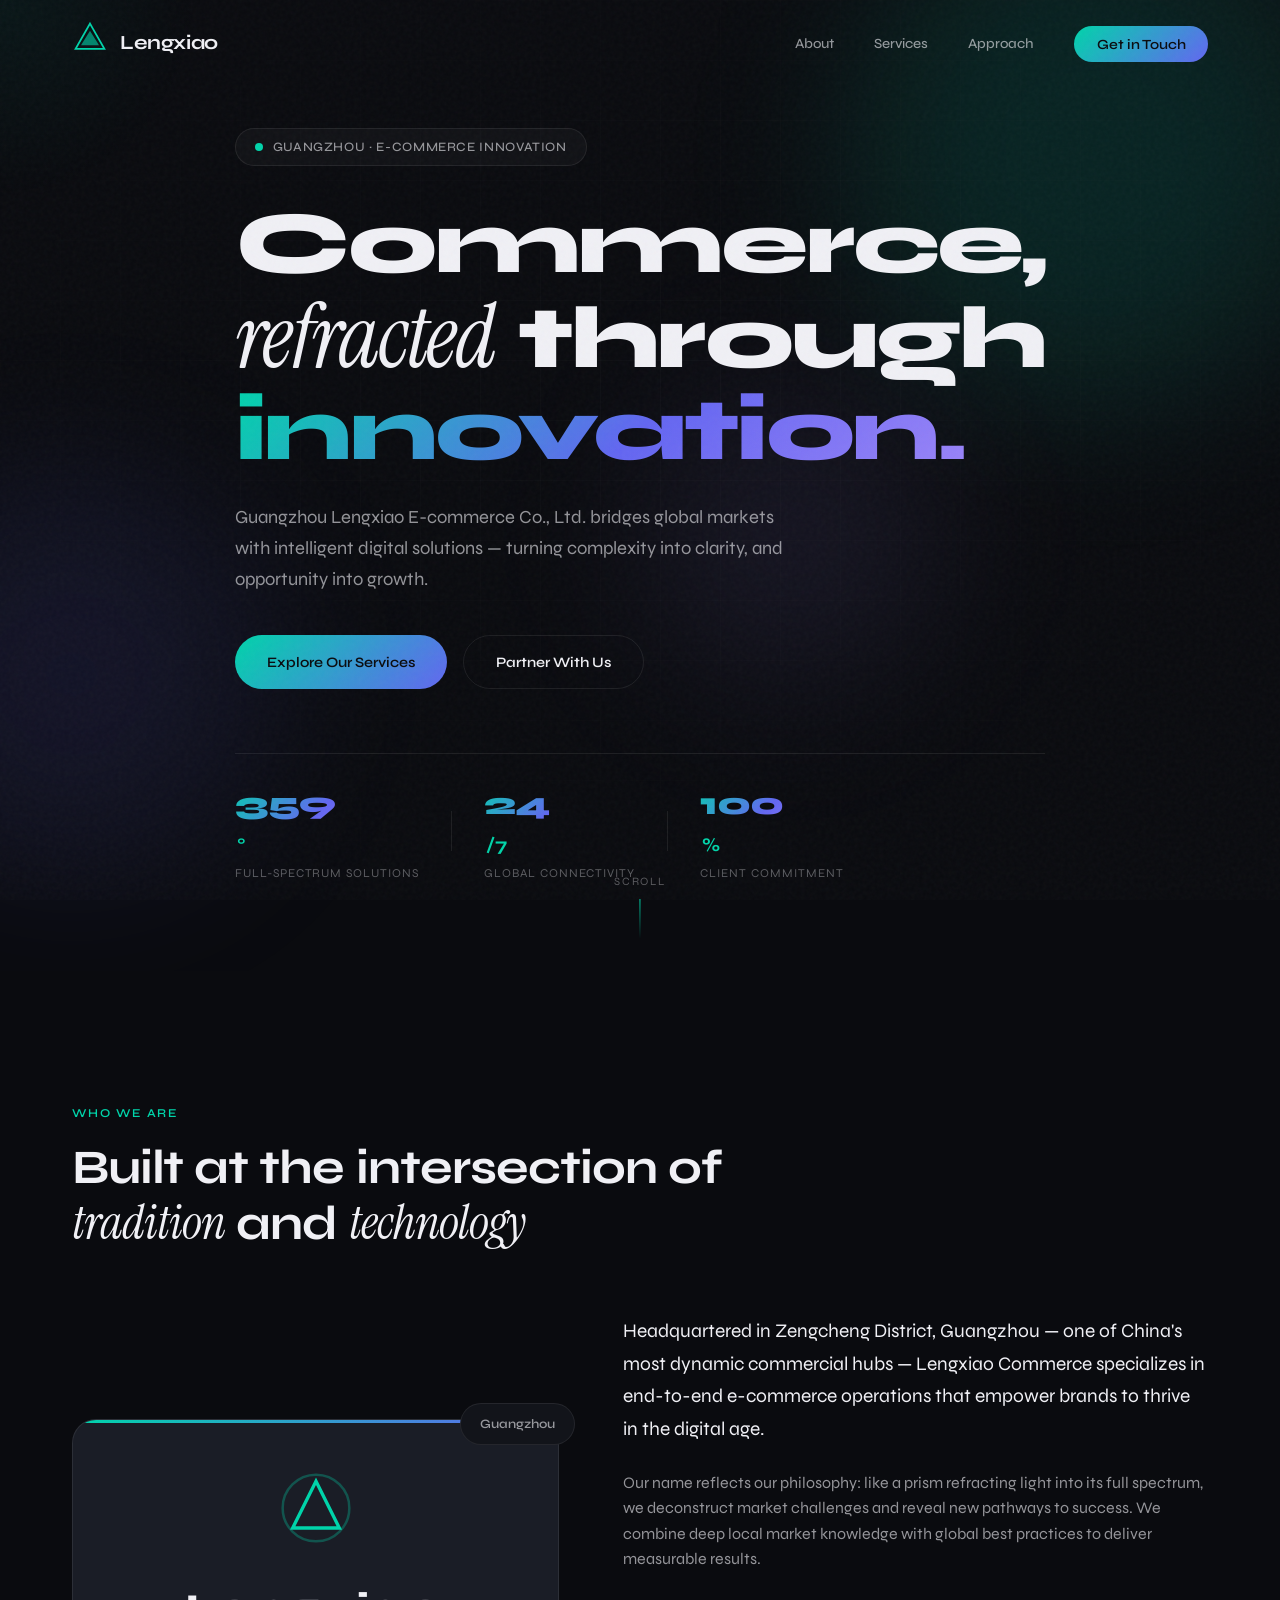
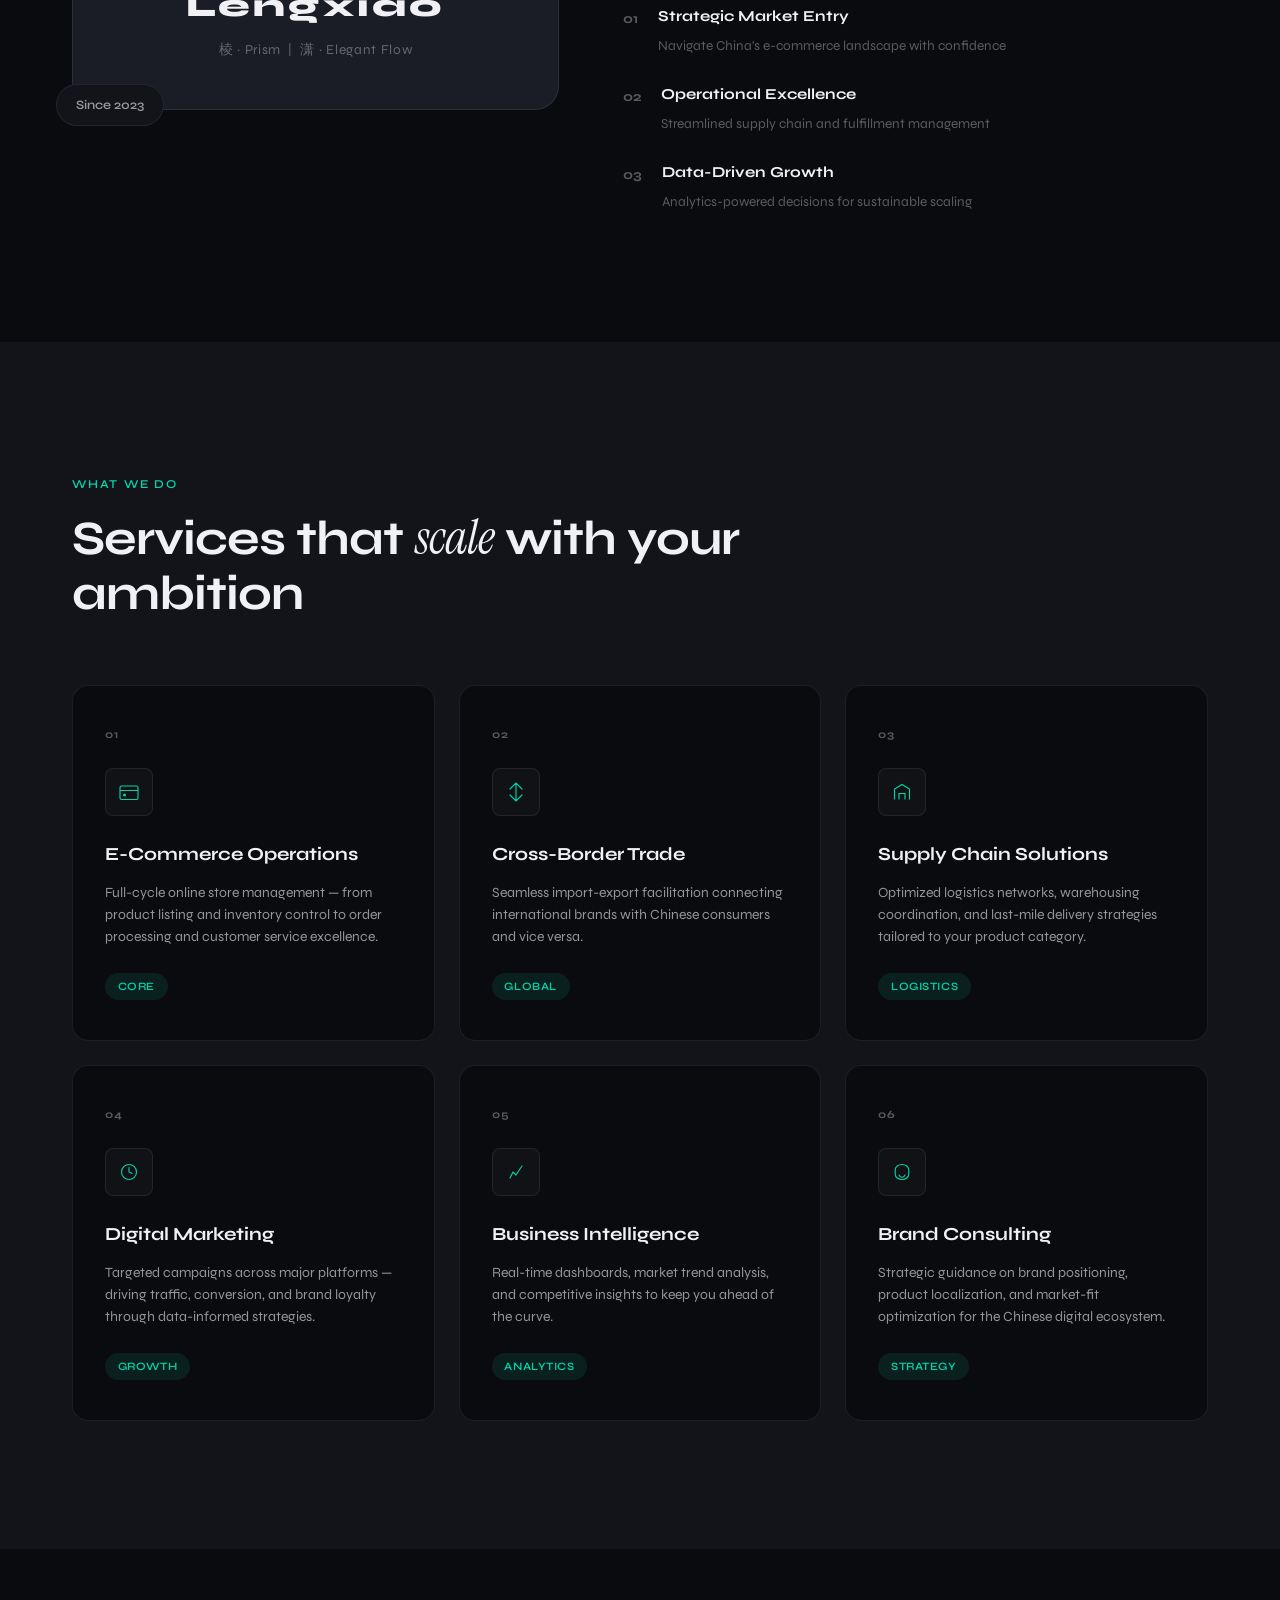
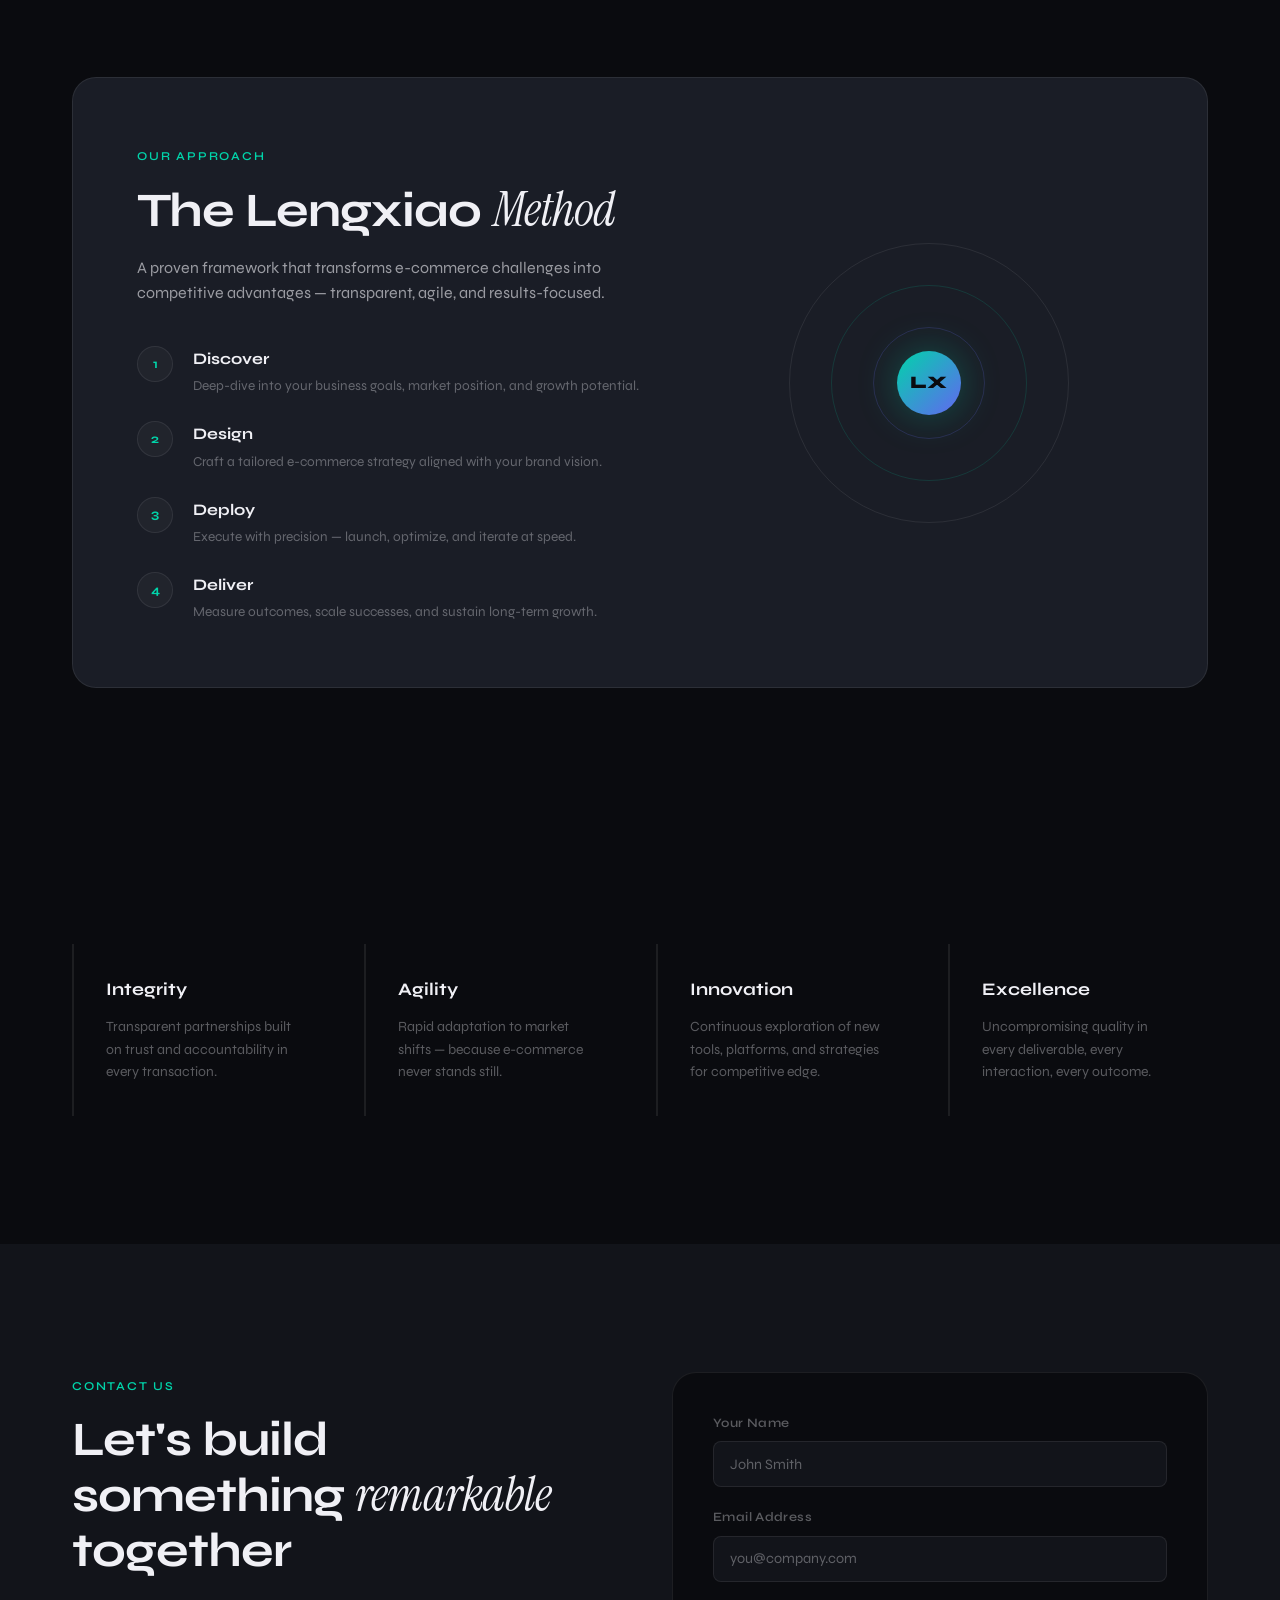
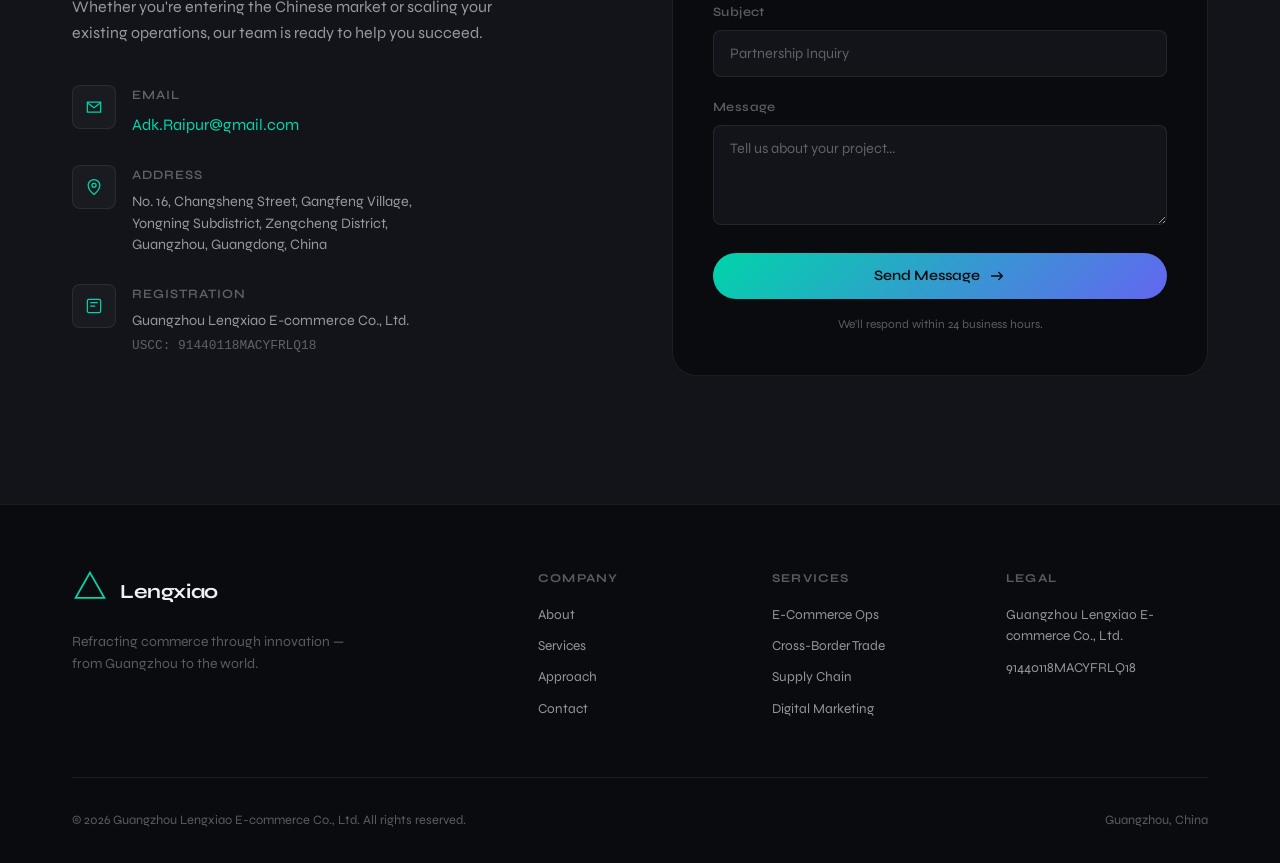
<file: index.html>
<!DOCTYPE html>
<html lang="en">
<head>
  <meta charset="UTF-8">
  <meta name="viewport" content="width=device-width, initial-scale=1.0">
  <meta name="description" content="Guangzhou Lengxiao E-commerce Co., Ltd. — Pioneering digital commerce solutions from the heart of Guangzhou.">
  <title>Lengxiao Commerce | Digital Commerce Excellence</title>
  <link rel="preconnect" href="https://fonts.googleapis.com">
  <link rel="preconnect" href="https://fonts.gstatic.com" crossorigin>
  <link href="https://fonts.googleapis.com/css2?family=Instrument+Serif:ital@0;1&family=Syne:wght@400;500;600;700;800&display=swap" rel="stylesheet">
  <link rel="stylesheet" href="css/style.css">
  <link rel="icon" href="data:image/svg+xml,<svg xmlns='http://www.w3.org/2000/svg' viewBox='0 0 100 100'><defs><linearGradient id='g' x1='0%25' y1='0%25' x2='100%25' y2='100%25'><stop offset='0%25' stop-color='%2300d4aa'/><stop offset='100%25' stop-color='%236366f1'/></linearGradient></defs><polygon points='50,10 85,75 15,75' fill='url(%23g)'/></svg>">
</head>
<body>
  <div class="cursor-glow" aria-hidden="true"></div>
  <div class="grain" aria-hidden="true"></div>

  <!-- Navigation -->
  <header class="header" id="header">
    <nav class="nav container">
      <a href="#" class="logo">
        <span class="logo-mark">
          <svg viewBox="0 0 40 40" fill="none" xmlns="http://www.w3.org/2000/svg">
            <path d="M20 4L36 32H4L20 4Z" stroke="url(#logoGrad)" stroke-width="2" fill="none"/>
            <path d="M20 12L30 28H10L20 12Z" fill="url(#logoGrad)" opacity="0.6"/>
            <defs>
              <linearGradient id="logoGrad" x1="4" y1="4" x2="36" y2="32">
                <stop stop-color="#00d4aa"/>
                <stop offset="1" stop-color="#6366f1"/>
              </linearGradient>
            </defs>
          </svg>
        </span>
        <span class="logo-text">Lengxiao</span>
      </a>
      <ul class="nav-links" id="navLinks">
        <li><a href="#about">About</a></li>
        <li><a href="#services">Services</a></li>
        <li><a href="#approach">Approach</a></li>
        <li><a href="#contact" class="nav-cta">Get in Touch</a></li>
      </ul>
      <button class="menu-toggle" id="menuToggle" aria-label="Toggle menu">
        <span></span><span></span>
      </button>
    </nav>
  </header>

  <!-- Hero -->
  <section class="hero" id="hero">
    <div class="hero-bg">
      <div class="prism prism-1"></div>
      <div class="prism prism-2"></div>
      <div class="prism prism-3"></div>
      <div class="hero-grid"></div>
    </div>
    <div class="hero-content container">
      <div class="hero-badge reveal">
        <span class="pulse"></span>
        Guangzhou · E-Commerce Innovation
      </div>
      <h1 class="hero-title reveal">
        <span class="line">Commerce,</span>
        <span class="line"><em>refracted</em> through</span>
        <span class="line gradient-text">innovation.</span>
      </h1>
      <p class="hero-sub reveal">
        Guangzhou Lengxiao E-commerce Co., Ltd. bridges global markets with intelligent digital solutions — turning complexity into clarity, and opportunity into growth.
      </p>
      <div class="hero-actions reveal">
        <a href="#services" class="btn btn-primary">Explore Our Services</a>
        <a href="#contact" class="btn btn-ghost">Partner With Us</a>
      </div>
      <div class="hero-stats reveal">
        <div class="stat">
          <span class="stat-num" data-target="360">0</span><span class="stat-suffix">°</span>
          <span class="stat-label">Full-Spectrum Solutions</span>
        </div>
        <div class="stat-divider"></div>
        <div class="stat">
          <span class="stat-num" data-target="24">0</span><span class="stat-suffix">/7</span>
          <span class="stat-label">Global Connectivity</span>
        </div>
        <div class="stat-divider"></div>
        <div class="stat">
          <span class="stat-num" data-target="100">0</span><span class="stat-suffix">%</span>
          <span class="stat-label">Client Commitment</span>
        </div>
      </div>
    </div>
    <div class="scroll-indicator" aria-hidden="true">
      <span>Scroll</span>
      <div class="scroll-line"></div>
    </div>
  </section>

  <!-- About -->
  <section class="about section" id="about">
    <div class="container">
      <div class="section-header reveal">
        <span class="section-tag">Who We Are</span>
        <h2 class="section-title">Built at the intersection of <em>tradition</em> and <em>technology</em></h2>
      </div>
      <div class="about-grid">
        <div class="about-visual reveal">
          <div class="about-card">
            <div class="about-card-inner">
              <div class="about-icon">
                <svg viewBox="0 0 48 48" fill="none"><circle cx="24" cy="24" r="20" stroke="currentColor" stroke-width="1.5" opacity="0.3"/><path d="M24 8L38 36H10L24 8Z" stroke="url(#aboutGrad)" stroke-width="2"/><defs><linearGradient id="aboutGrad" x1="10" y1="8" x2="38" y2="36"><stop stop-color="#00d4aa"/><stop offset="1" stop-color="#6366f1"/></linearGradient></defs></svg>
              </div>
              <h3>Lengxiao</h3>
              <p class="about-meaning">棱 · Prism &nbsp;|&nbsp; 潇 · Elegant Flow</p>
            </div>
          </div>
          <div class="about-float about-float-1">Guangzhou</div>
          <div class="about-float about-float-2">Since 2023</div>
        </div>
        <div class="about-text reveal">
          <p class="lead">
            Headquartered in Zengcheng District, Guangzhou — one of China's most dynamic commercial hubs — Lengxiao Commerce specializes in end-to-end e-commerce operations that empower brands to thrive in the digital age.
          </p>
          <p>
            Our name reflects our philosophy: like a prism refracting light into its full spectrum, we deconstruct market challenges and reveal new pathways to success. We combine deep local market knowledge with global best practices to deliver measurable results.
          </p>
          <ul class="about-features">
            <li>
              <span class="feature-icon">01</span>
              <div>
                <strong>Strategic Market Entry</strong>
                <span>Navigate China's e-commerce landscape with confidence</span>
              </div>
            </li>
            <li>
              <span class="feature-icon">02</span>
              <div>
                <strong>Operational Excellence</strong>
                <span>Streamlined supply chain and fulfillment management</span>
              </div>
            </li>
            <li>
              <span class="feature-icon">03</span>
              <div>
                <strong>Data-Driven Growth</strong>
                <span>Analytics-powered decisions for sustainable scaling</span>
              </div>
            </li>
          </ul>
        </div>
      </div>
    </div>
  </section>

  <!-- Services -->
  <section class="services section" id="services">
    <div class="container">
      <div class="section-header reveal">
        <span class="section-tag">What We Do</span>
        <h2 class="section-title">Services that <em>scale</em> with your ambition</h2>
      </div>
      <div class="services-grid">
        <article class="service-card reveal">
          <div class="service-num">01</div>
          <div class="service-icon">
            <svg viewBox="0 0 32 32" fill="none"><rect x="4" y="8" width="24" height="18" rx="2" stroke="currentColor" stroke-width="1.5"/><path d="M4 14h24" stroke="currentColor" stroke-width="1.5"/><circle cx="10" cy="20" r="2" fill="currentColor"/></svg>
          </div>
          <h3>E-Commerce Operations</h3>
          <p>Full-cycle online store management — from product listing and inventory control to order processing and customer service excellence.</p>
          <span class="service-tag">Core</span>
        </article>
        <article class="service-card reveal">
          <div class="service-num">02</div>
          <div class="service-icon">
            <svg viewBox="0 0 32 32" fill="none"><path d="M16 4v24M8 12l8-8 8 8M8 20l8 8 8-8" stroke="currentColor" stroke-width="1.5" stroke-linecap="round"/></svg>
          </div>
          <h3>Cross-Border Trade</h3>
          <p>Seamless import-export facilitation connecting international brands with Chinese consumers and vice versa.</p>
          <span class="service-tag">Global</span>
        </article>
        <article class="service-card reveal">
          <div class="service-num">03</div>
          <div class="service-icon">
            <svg viewBox="0 0 32 32" fill="none"><path d="M6 26V12l10-6 10 6v14" stroke="currentColor" stroke-width="1.5"/><path d="M12 26v-8h8v8" stroke="currentColor" stroke-width="1.5"/></svg>
          </div>
          <h3>Supply Chain Solutions</h3>
          <p>Optimized logistics networks, warehousing coordination, and last-mile delivery strategies tailored to your product category.</p>
          <span class="service-tag">Logistics</span>
        </article>
        <article class="service-card reveal">
          <div class="service-num">04</div>
          <div class="service-icon">
            <svg viewBox="0 0 32 32" fill="none"><circle cx="16" cy="16" r="10" stroke="currentColor" stroke-width="1.5"/><path d="M16 10v6l4 2" stroke="currentColor" stroke-width="1.5" stroke-linecap="round"/></svg>
          </div>
          <h3>Digital Marketing</h3>
          <p>Targeted campaigns across major platforms — driving traffic, conversion, and brand loyalty through data-informed strategies.</p>
          <span class="service-tag">Growth</span>
        </article>
        <article class="service-card reveal">
          <div class="service-num">05</div>
          <div class="service-icon">
            <svg viewBox="0 0 32 32" fill="none"><path d="M8 24l4-8 4 4 8-12" stroke="currentColor" stroke-width="1.5" stroke-linecap="round" stroke-linejoin="round"/></svg>
          </div>
          <h3>Business Intelligence</h3>
          <p>Real-time dashboards, market trend analysis, and competitive insights to keep you ahead of the curve.</p>
          <span class="service-tag">Analytics</span>
        </article>
        <article class="service-card reveal">
          <div class="service-num">06</div>
          <div class="service-icon">
            <svg viewBox="0 0 32 32" fill="none"><path d="M16 6c-5 0-9 3-9 7v6c0 4 4 7 9 7s9-3 9-7v-6c0-4-4-7-9-7z" stroke="currentColor" stroke-width="1.5"/><path d="M12 20c1 2 3 3 4 3s3-1 4-3" stroke="currentColor" stroke-width="1.5" stroke-linecap="round"/></svg>
          </div>
          <h3>Brand Consulting</h3>
          <p>Strategic guidance on brand positioning, product localization, and market-fit optimization for the Chinese digital ecosystem.</p>
          <span class="service-tag">Strategy</span>
        </article>
      </div>
    </div>
  </section>

  <!-- Approach -->
  <section class="approach section" id="approach">
    <div class="container">
      <div class="approach-wrapper reveal">
        <div class="approach-content">
          <span class="section-tag">Our Approach</span>
          <h2 class="section-title">The Lengxiao <em>Method</em></h2>
          <p class="approach-desc">A proven framework that transforms e-commerce challenges into competitive advantages — transparent, agile, and results-focused.</p>
          <div class="approach-steps">
            <div class="step">
              <div class="step-marker"><span>1</span></div>
              <div class="step-body">
                <h4>Discover</h4>
                <p>Deep-dive into your business goals, market position, and growth potential.</p>
              </div>
            </div>
            <div class="step">
              <div class="step-marker"><span>2</span></div>
              <div class="step-body">
                <h4>Design</h4>
                <p>Craft a tailored e-commerce strategy aligned with your brand vision.</p>
              </div>
            </div>
            <div class="step">
              <div class="step-marker"><span>3</span></div>
              <div class="step-body">
                <h4>Deploy</h4>
                <p>Execute with precision — launch, optimize, and iterate at speed.</p>
              </div>
            </div>
            <div class="step">
              <div class="step-marker"><span>4</span></div>
              <div class="step-body">
                <h4>Deliver</h4>
                <p>Measure outcomes, scale successes, and sustain long-term growth.</p>
              </div>
            </div>
          </div>
        </div>
        <div class="approach-visual">
          <div class="orbit">
            <div class="orbit-ring orbit-ring-1"></div>
            <div class="orbit-ring orbit-ring-2"></div>
            <div class="orbit-ring orbit-ring-3"></div>
            <div class="orbit-core">
              <span>LX</span>
            </div>
          </div>
        </div>
      </div>
    </div>
  </section>

  <!-- Values -->
  <section class="values section">
    <div class="container">
      <div class="values-grid reveal">
        <div class="value-item">
          <h3>Integrity</h3>
          <p>Transparent partnerships built on trust and accountability in every transaction.</p>
        </div>
        <div class="value-item">
          <h3>Agility</h3>
          <p>Rapid adaptation to market shifts — because e-commerce never stands still.</p>
        </div>
        <div class="value-item">
          <h3>Innovation</h3>
          <p>Continuous exploration of new tools, platforms, and strategies for competitive edge.</p>
        </div>
        <div class="value-item">
          <h3>Excellence</h3>
          <p>Uncompromising quality in every deliverable, every interaction, every outcome.</p>
        </div>
      </div>
    </div>
  </section>

  <!-- Contact -->
  <section class="contact section" id="contact">
    <div class="container">
      <div class="contact-grid">
        <div class="contact-info reveal">
          <span class="section-tag">Contact Us</span>
          <h2 class="section-title">Let's build something <em>remarkable</em> together</h2>
          <p>Whether you're entering the Chinese market or scaling your existing operations, our team is ready to help you succeed.</p>
          <div class="contact-details">
            <div class="contact-item">
              <div class="contact-icon">
                <svg viewBox="0 0 24 24" fill="none"><path d="M4 6h16v12H4V6z" stroke="currentColor" stroke-width="1.5"/><path d="M4 7l8 6 8-6" stroke="currentColor" stroke-width="1.5"/></svg>
              </div>
              <div>
                <strong>Email</strong>
                <a href="mailto:Adk.Raipur@gmail.com">Adk.Raipur@gmail.com</a>
              </div>
            </div>
            <div class="contact-item">
              <div class="contact-icon">
                <svg viewBox="0 0 24 24" fill="none"><path d="M12 21s-7-5.5-7-11a7 7 0 1114 0c0 5.5-7 11-7 11z" stroke="currentColor" stroke-width="1.5"/><circle cx="12" cy="10" r="2.5" stroke="currentColor" stroke-width="1.5"/></svg>
              </div>
              <div>
                <strong>Address</strong>
                <span>No. 16, Changsheng Street, Gangfeng Village,<br>Yongning Subdistrict, Zengcheng District,<br>Guangzhou, Guangdong, China</span>
              </div>
            </div>
            <div class="contact-item">
              <div class="contact-icon">
                <svg viewBox="0 0 24 24" fill="none"><rect x="4" y="4" width="16" height="16" rx="2" stroke="currentColor" stroke-width="1.5"/><path d="M8 8h8M8 12h5" stroke="currentColor" stroke-width="1.5" stroke-linecap="round"/></svg>
              </div>
              <div>
                <strong>Registration</strong>
                <span>Guangzhou Lengxiao E-commerce Co., Ltd.</span>
                <span class="reg-code">USCC: 91440118MACYFRLQ18</span>
              </div>
            </div>
          </div>
        </div>
        <form class="contact-form reveal" id="contactForm">
          <div class="form-group">
            <label for="name">Your Name</label>
            <input type="text" id="name" name="name" placeholder="John Smith" required>
          </div>
          <div class="form-group">
            <label for="email">Email Address</label>
            <input type="email" id="email" name="email" placeholder="you@company.com" required>
          </div>
          <div class="form-group">
            <label for="subject">Subject</label>
            <input type="text" id="subject" name="subject" placeholder="Partnership Inquiry" required>
          </div>
          <div class="form-group">
            <label for="message">Message</label>
            <textarea id="message" name="message" rows="4" placeholder="Tell us about your project..." required></textarea>
          </div>
          <button type="submit" class="btn btn-primary btn-full">
            Send Message
            <svg viewBox="0 0 20 20" fill="none"><path d="M4 10h12M12 6l4 4-4 4" stroke="currentColor" stroke-width="1.5" stroke-linecap="round" stroke-linejoin="round"/></svg>
          </button>
          <p class="form-note">We'll respond within 24 business hours.</p>
        </form>
      </div>
    </div>
  </section>

  <!-- Footer -->
  <footer class="footer">
    <div class="container">
      <div class="footer-top">
        <div class="footer-brand">
          <a href="#" class="logo">
            <span class="logo-mark">
              <svg viewBox="0 0 40 40" fill="none"><path d="M20 4L36 32H4L20 4Z" stroke="url(#footerGrad)" stroke-width="2" fill="none"/><defs><linearGradient id="footerGrad" x1="4" y1="4" x2="36" y2="32"><stop stop-color="#00d4aa"/><stop offset="1" stop-color="#6366f1"/></linearGradient></defs></svg>
            </span>
            <span class="logo-text">Lengxiao</span>
          </a>
          <p>Refracting commerce through innovation — from Guangzhou to the world.</p>
        </div>
        <div class="footer-links">
          <div class="footer-col">
            <h4>Company</h4>
            <a href="#about">About</a>
            <a href="#services">Services</a>
            <a href="#approach">Approach</a>
            <a href="#contact">Contact</a>
          </div>
          <div class="footer-col">
            <h4>Services</h4>
            <a href="#services">E-Commerce Ops</a>
            <a href="#services">Cross-Border Trade</a>
            <a href="#services">Supply Chain</a>
            <a href="#services">Digital Marketing</a>
          </div>
          <div class="footer-col">
            <h4>Legal</h4>
            <span>Guangzhou Lengxiao E-commerce Co., Ltd.</span>
            <span>91440118MACYFRLQ18</span>
          </div>
        </div>
      </div>
      <div class="footer-bottom">
        <p>&copy; 2026 Guangzhou Lengxiao E-commerce Co., Ltd. All rights reserved.</p>
        <p class="footer-location">Guangzhou, China</p>
      </div>
    </div>
  </footer>

  <script src="js/main.js"></script>
</body>
</html>
</file>
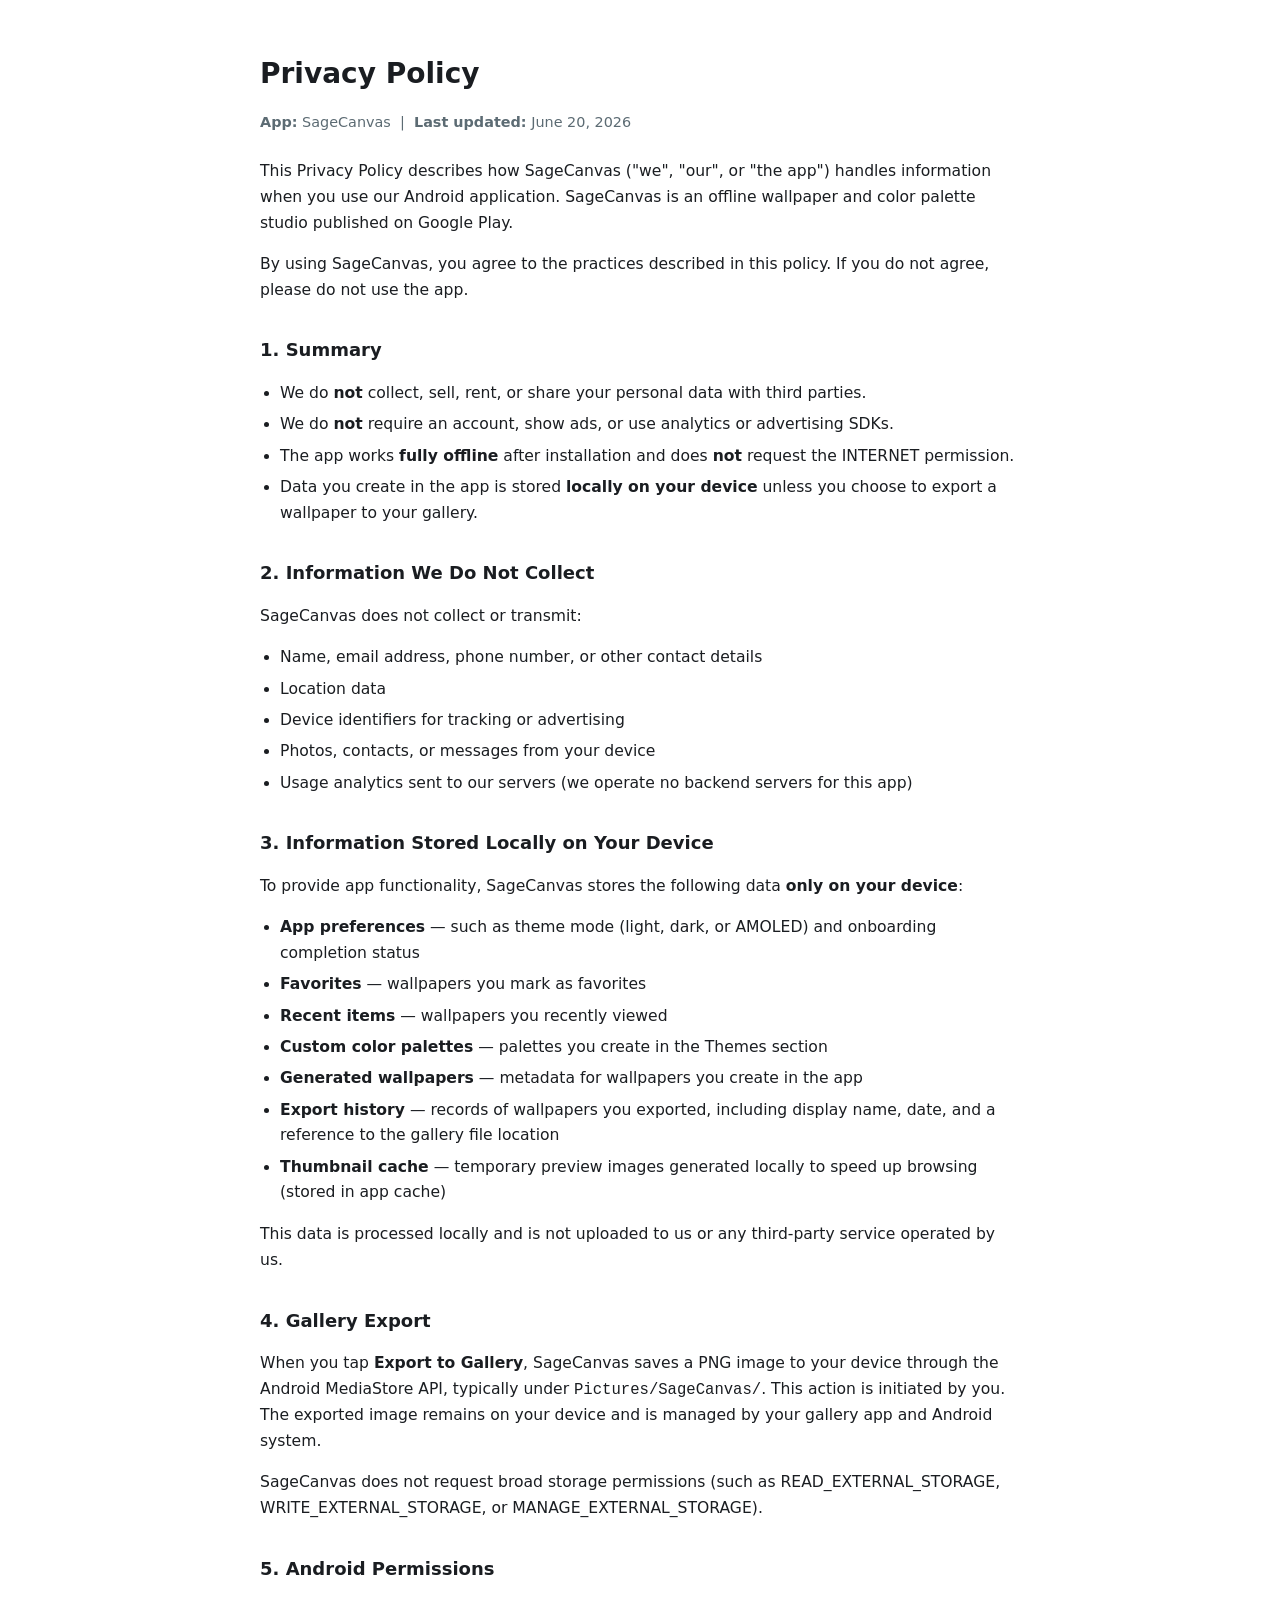
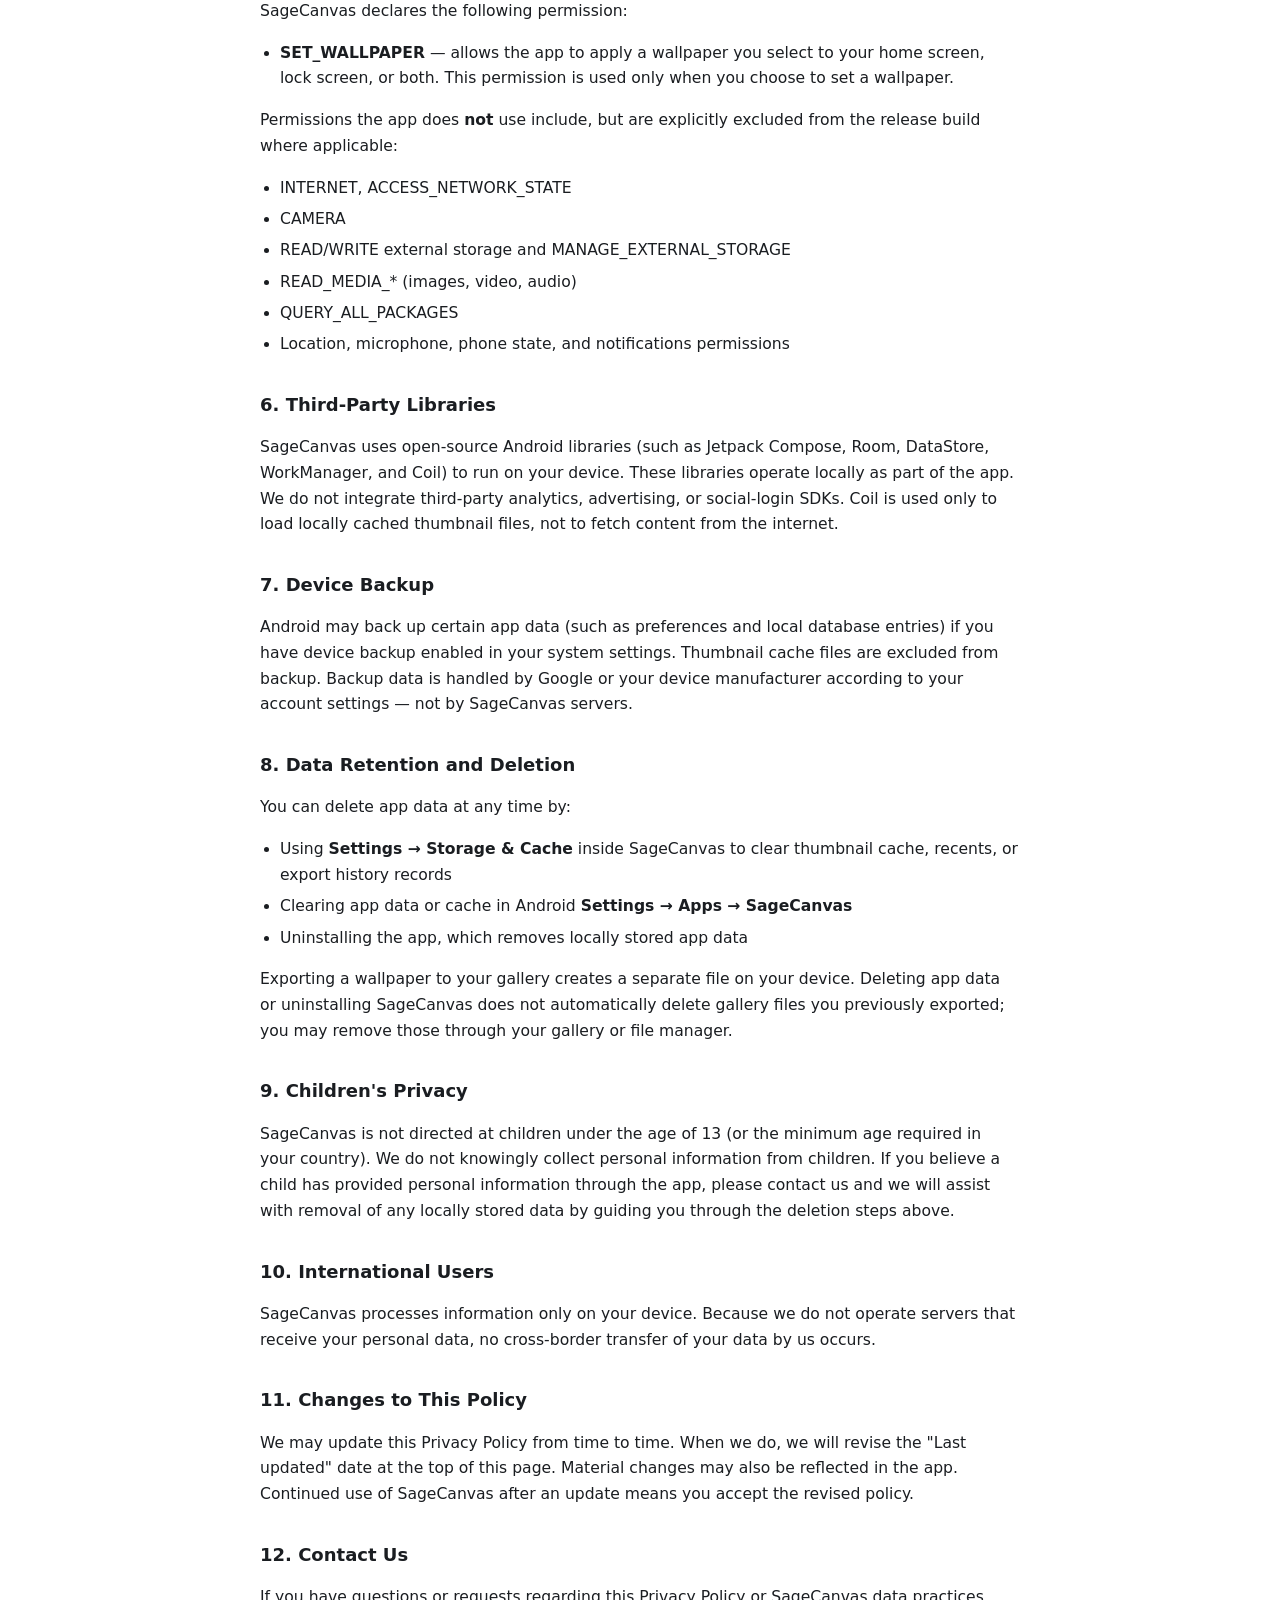
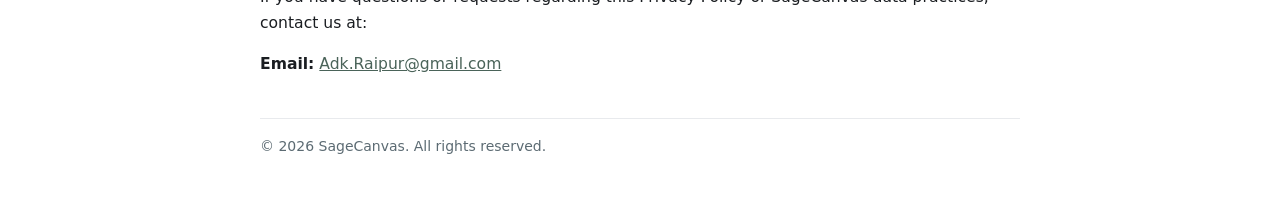
<file: privacy-policy.html>
<!DOCTYPE html>
<html lang="en">
<head>
    <meta charset="UTF-8">
    <meta name="viewport" content="width=device-width, initial-scale=1.0">
    <title>Privacy Policy — SageCanvas</title>
    <style>
        :root {
            color-scheme: light dark;
        }
        body {
            font-family: system-ui, -apple-system, "Segoe UI", Roboto, sans-serif;
            max-width: 760px;
            margin: 0 auto;
            padding: 2rem 1.25rem 3rem;
            line-height: 1.65;
            color: #1a1d21;
            background: #ffffff;
        }
        h1 {
            font-size: 1.75rem;
            font-weight: 700;
            margin-bottom: 0.25rem;
        }
        h2 {
            font-size: 1.125rem;
            font-weight: 600;
            margin-top: 2rem;
            margin-bottom: 0.5rem;
        }
        p, li {
            font-size: 0.975rem;
        }
        ul {
            padding-left: 1.25rem;
        }
        li {
            margin-bottom: 0.35rem;
        }
        .meta {
            color: #5c6b73;
            font-size: 0.9rem;
            margin-bottom: 1.5rem;
        }
        a {
            color: #4a6359;
        }
        footer {
            margin-top: 2.5rem;
            padding-top: 1rem;
            border-top: 1px solid #e8eaed;
            font-size: 0.875rem;
            color: #5c6b73;
        }
    </style>
</head>
<body>

    <h1>Privacy Policy</h1>
    <p class="meta"><strong>App:</strong> SageCanvas &nbsp;|&nbsp; <strong>Last updated:</strong> June 20, 2026</p>

    <p>
        This Privacy Policy describes how SageCanvas (&quot;we&quot;, &quot;our&quot;, or &quot;the app&quot;) handles information when you use our Android application. SageCanvas is an offline wallpaper and color palette studio published on Google Play.
    </p>
    <p>
        By using SageCanvas, you agree to the practices described in this policy. If you do not agree, please do not use the app.
    </p>

    <h2>1. Summary</h2>
    <ul>
        <li>We do <strong>not</strong> collect, sell, rent, or share your personal data with third parties.</li>
        <li>We do <strong>not</strong> require an account, show ads, or use analytics or advertising SDKs.</li>
        <li>The app works <strong>fully offline</strong> after installation and does <strong>not</strong> request the INTERNET permission.</li>
        <li>Data you create in the app is stored <strong>locally on your device</strong> unless you choose to export a wallpaper to your gallery.</li>
    </ul>

    <h2>2. Information We Do Not Collect</h2>
    <p>SageCanvas does not collect or transmit:</p>
    <ul>
        <li>Name, email address, phone number, or other contact details</li>
        <li>Location data</li>
        <li>Device identifiers for tracking or advertising</li>
        <li>Photos, contacts, or messages from your device</li>
        <li>Usage analytics sent to our servers (we operate no backend servers for this app)</li>
    </ul>

    <h2>3. Information Stored Locally on Your Device</h2>
    <p>To provide app functionality, SageCanvas stores the following data <strong>only on your device</strong>:</p>
    <ul>
        <li><strong>App preferences</strong> — such as theme mode (light, dark, or AMOLED) and onboarding completion status</li>
        <li><strong>Favorites</strong> — wallpapers you mark as favorites</li>
        <li><strong>Recent items</strong> — wallpapers you recently viewed</li>
        <li><strong>Custom color palettes</strong> — palettes you create in the Themes section</li>
        <li><strong>Generated wallpapers</strong> — metadata for wallpapers you create in the app</li>
        <li><strong>Export history</strong> — records of wallpapers you exported, including display name, date, and a reference to the gallery file location</li>
        <li><strong>Thumbnail cache</strong> — temporary preview images generated locally to speed up browsing (stored in app cache)</li>
    </ul>
    <p>
        This data is processed locally and is not uploaded to us or any third-party service operated by us.
    </p>

    <h2>4. Gallery Export</h2>
    <p>
        When you tap <strong>Export to Gallery</strong>, SageCanvas saves a PNG image to your device through the Android MediaStore API, typically under <code>Pictures/SageCanvas/</code>. This action is initiated by you. The exported image remains on your device and is managed by your gallery app and Android system.
    </p>
    <p>
        SageCanvas does not request broad storage permissions (such as READ_EXTERNAL_STORAGE, WRITE_EXTERNAL_STORAGE, or MANAGE_EXTERNAL_STORAGE).
    </p>

    <h2>5. Android Permissions</h2>
    <p>SageCanvas declares the following permission:</p>
    <ul>
        <li>
            <strong>SET_WALLPAPER</strong> — allows the app to apply a wallpaper you select to your home screen, lock screen, or both. This permission is used only when you choose to set a wallpaper.
        </li>
    </ul>
    <p>Permissions the app does <strong>not</strong> use include, but are explicitly excluded from the release build where applicable:</p>
    <ul>
        <li>INTERNET, ACCESS_NETWORK_STATE</li>
        <li>CAMERA</li>
        <li>READ/WRITE external storage and MANAGE_EXTERNAL_STORAGE</li>
        <li>READ_MEDIA_* (images, video, audio)</li>
        <li>QUERY_ALL_PACKAGES</li>
        <li>Location, microphone, phone state, and notifications permissions</li>
    </ul>

    <h2>6. Third-Party Libraries</h2>
    <p>
        SageCanvas uses open-source Android libraries (such as Jetpack Compose, Room, DataStore, WorkManager, and Coil) to run on your device. These libraries operate locally as part of the app. We do not integrate third-party analytics, advertising, or social-login SDKs. Coil is used only to load locally cached thumbnail files, not to fetch content from the internet.
    </p>

    <h2>7. Device Backup</h2>
    <p>
        Android may back up certain app data (such as preferences and local database entries) if you have device backup enabled in your system settings. Thumbnail cache files are excluded from backup. Backup data is handled by Google or your device manufacturer according to your account settings — not by SageCanvas servers.
    </p>

    <h2>8. Data Retention and Deletion</h2>
    <p>You can delete app data at any time by:</p>
    <ul>
        <li>Using <strong>Settings → Storage &amp; Cache</strong> inside SageCanvas to clear thumbnail cache, recents, or export history records</li>
        <li>Clearing app data or cache in Android <strong>Settings → Apps → SageCanvas</strong></li>
        <li>Uninstalling the app, which removes locally stored app data</li>
    </ul>
    <p>
        Exporting a wallpaper to your gallery creates a separate file on your device. Deleting app data or uninstalling SageCanvas does not automatically delete gallery files you previously exported; you may remove those through your gallery or file manager.
    </p>

    <h2>9. Children&apos;s Privacy</h2>
    <p>
        SageCanvas is not directed at children under the age of 13 (or the minimum age required in your country). We do not knowingly collect personal information from children. If you believe a child has provided personal information through the app, please contact us and we will assist with removal of any locally stored data by guiding you through the deletion steps above.
    </p>

    <h2>10. International Users</h2>
    <p>
        SageCanvas processes information only on your device. Because we do not operate servers that receive your personal data, no cross-border transfer of your data by us occurs.
    </p>

    <h2>11. Changes to This Policy</h2>
    <p>
        We may update this Privacy Policy from time to time. When we do, we will revise the &quot;Last updated&quot; date at the top of this page. Material changes may also be reflected in the app. Continued use of SageCanvas after an update means you accept the revised policy.
    </p>

    <h2>12. Contact Us</h2>
    <p>
        If you have questions or requests regarding this Privacy Policy or SageCanvas data practices, contact us at:
    </p>
    <p>
        <strong>Email:</strong> <a href="mailto:Adk.Raipur@gmail.com">Adk.Raipur@gmail.com</a>
    </p>

    <footer>
        &copy; 2026 SageCanvas. All rights reserved.
    </footer>

</body>
</html>
</file>
<file: css/style.css>
/* ============================================
   Lengxiao Commerce — Design System
   ============================================ */

:root {
  --bg-deep: #0a0b0f;
  --bg-surface: #12141a;
  --bg-elevated: #1a1d26;
  --bg-card: rgba(255, 255, 255, 0.03);
  --border: rgba(255, 255, 255, 0.08);
  --border-hover: rgba(255, 255, 255, 0.15);
  --text-primary: #f0f0f5;
  --text-secondary: rgba(240, 240, 245, 0.6);
  --text-muted: rgba(240, 240, 245, 0.35);
  --accent-teal: #00d4aa;
  --accent-indigo: #6366f1;
  --accent-violet: #a78bfa;
  --gradient-primary: linear-gradient(135deg, var(--accent-teal), var(--accent-indigo));
  --gradient-text: linear-gradient(135deg, #00d4aa 0%, #6366f1 50%, #a78bfa 100%);
  --font-display: 'Syne', sans-serif;
  --font-serif: 'Instrument Serif', Georgia, serif;
  --radius-sm: 8px;
  --radius-md: 16px;
  --radius-lg: 24px;
  --transition: 0.4s cubic-bezier(0.16, 1, 0.3, 1);
}

*, *::before, *::after {
  margin: 0;
  padding: 0;
  box-sizing: border-box;
}

html {
  scroll-behavior: smooth;
  font-size: 16px;
}

body {
  font-family: var(--font-display);
  background: var(--bg-deep);
  color: var(--text-primary);
  line-height: 1.6;
  overflow-x: hidden;
  -webkit-font-smoothing: antialiased;
}

.container {
  max-width: 1200px;
  margin: 0 auto;
  padding: 0 2rem;
}

a {
  color: inherit;
  text-decoration: none;
}

img {
  max-width: 100%;
  display: block;
}

/* Grain overlay */
.grain {
  position: fixed;
  inset: 0;
  pointer-events: none;
  z-index: 9999;
  opacity: 0.035;
  background-image: url("data:image/svg+xml,%3Csvg viewBox='0 0 256 256' xmlns='http://www.w3.org/2000/svg'%3E%3Cfilter id='n'%3E%3CfeTurbulence type='fractalNoise' baseFrequency='0.85' numOctaves='4' stitchTiles='stitch'/%3E%3C/filter%3E%3Crect width='100%25' height='100%25' filter='url(%23n)'/%3E%3C/svg%3E");
}

/* Cursor glow */
.cursor-glow {
  position: fixed;
  width: 400px;
  height: 400px;
  border-radius: 50%;
  background: radial-gradient(circle, rgba(0, 212, 170, 0.06) 0%, transparent 70%);
  pointer-events: none;
  z-index: 0;
  transform: translate(-50%, -50%);
  transition: opacity 0.3s;
}

/* ============================================
   Header
   ============================================ */

.header {
  position: fixed;
  top: 0;
  left: 0;
  right: 0;
  z-index: 1000;
  padding: 1.25rem 0;
  transition: var(--transition);
}

.header.scrolled {
  background: rgba(10, 11, 15, 0.85);
  backdrop-filter: blur(20px);
  border-bottom: 1px solid var(--border);
  padding: 0.85rem 0;
}

.nav {
  display: flex;
  align-items: center;
  justify-content: space-between;
}

.logo {
  display: flex;
  align-items: center;
  gap: 0.75rem;
  font-weight: 700;
  font-size: 1.25rem;
  letter-spacing: -0.02em;
}

.logo-mark svg {
  width: 36px;
  height: 36px;
}

.nav-links {
  display: flex;
  align-items: center;
  gap: 2.5rem;
  list-style: none;
}

.nav-links a {
  font-size: 0.875rem;
  font-weight: 500;
  color: var(--text-secondary);
  transition: color 0.3s;
  position: relative;
}

.nav-links a:not(.nav-cta):hover {
  color: var(--text-primary);
}

.nav-links a:not(.nav-cta)::after {
  content: '';
  position: absolute;
  bottom: -4px;
  left: 0;
  width: 0;
  height: 1px;
  background: var(--gradient-primary);
  transition: width 0.3s;
}

.nav-links a:not(.nav-cta):hover::after {
  width: 100%;
}

.nav-cta {
  padding: 0.6rem 1.4rem;
  background: var(--gradient-primary);
  color: var(--bg-deep) !important;
  border-radius: 100px;
  font-weight: 600 !important;
  transition: transform 0.3s, box-shadow 0.3s !important;
}

.nav-cta:hover {
  transform: translateY(-2px);
  box-shadow: 0 8px 30px rgba(0, 212, 170, 0.25);
}

.nav-cta::after {
  display: none !important;
}

.menu-toggle {
  display: none;
  flex-direction: column;
  gap: 6px;
  background: none;
  border: none;
  cursor: pointer;
  padding: 4px;
}

.menu-toggle span {
  display: block;
  width: 24px;
  height: 2px;
  background: var(--text-primary);
  transition: var(--transition);
}

/* ============================================
   Hero
   ============================================ */

.hero {
  position: relative;
  min-height: 100vh;
  display: flex;
  align-items: center;
  padding: 8rem 0 4rem;
  overflow: hidden;
}

.hero-bg {
  position: absolute;
  inset: 0;
  z-index: 0;
}

.hero-grid {
  position: absolute;
  inset: 0;
  background-image:
    linear-gradient(rgba(255,255,255,0.02) 1px, transparent 1px),
    linear-gradient(90deg, rgba(255,255,255,0.02) 1px, transparent 1px);
  background-size: 60px 60px;
  mask-image: radial-gradient(ellipse 70% 60% at 50% 40%, black, transparent);
}

.prism {
  position: absolute;
  border-radius: 50%;
  filter: blur(80px);
  animation: float 20s ease-in-out infinite;
}

.prism-1 {
  width: 500px;
  height: 500px;
  background: rgba(0, 212, 170, 0.12);
  top: -10%;
  right: -5%;
  animation-delay: 0s;
}

.prism-2 {
  width: 400px;
  height: 400px;
  background: rgba(99, 102, 241, 0.1);
  bottom: 10%;
  left: -10%;
  animation-delay: -7s;
}

.prism-3 {
  width: 300px;
  height: 300px;
  background: rgba(167, 139, 250, 0.08);
  top: 40%;
  left: 50%;
  animation-delay: -14s;
}

@keyframes float {
  0%, 100% { transform: translate(0, 0) scale(1); }
  33% { transform: translate(30px, -30px) scale(1.05); }
  66% { transform: translate(-20px, 20px) scale(0.95); }
}

.hero-content {
  position: relative;
  z-index: 1;
  max-width: 900px;
}

.hero-badge {
  display: inline-flex;
  align-items: center;
  gap: 0.6rem;
  padding: 0.5rem 1.2rem;
  background: var(--bg-card);
  border: 1px solid var(--border);
  border-radius: 100px;
  font-size: 0.8rem;
  font-weight: 500;
  color: var(--text-secondary);
  letter-spacing: 0.05em;
  text-transform: uppercase;
  margin-bottom: 2rem;
}

.pulse {
  width: 8px;
  height: 8px;
  background: var(--accent-teal);
  border-radius: 50%;
  animation: pulse 2s ease-in-out infinite;
}

@keyframes pulse {
  0%, 100% { opacity: 1; transform: scale(1); }
  50% { opacity: 0.5; transform: scale(1.5); }
}

.hero-title {
  font-size: clamp(3rem, 7vw, 5.5rem);
  font-weight: 800;
  line-height: 1.05;
  letter-spacing: -0.03em;
  margin-bottom: 1.5rem;
}

.hero-title .line {
  display: block;
}

.hero-title em {
  font-family: var(--font-serif);
  font-style: italic;
  font-weight: 400;
}

.gradient-text {
  background: var(--gradient-text);
  -webkit-background-clip: text;
  -webkit-text-fill-color: transparent;
  background-clip: text;
}

.hero-sub {
  font-size: 1.15rem;
  color: var(--text-secondary);
  max-width: 560px;
  line-height: 1.7;
  margin-bottom: 2.5rem;
}

.hero-actions {
  display: flex;
  gap: 1rem;
  flex-wrap: wrap;
  margin-bottom: 4rem;
}

.btn {
  display: inline-flex;
  align-items: center;
  gap: 0.5rem;
  padding: 0.9rem 2rem;
  border-radius: 100px;
  font-family: var(--font-display);
  font-size: 0.9rem;
  font-weight: 600;
  cursor: pointer;
  border: none;
  transition: var(--transition);
}

.btn-primary {
  background: var(--gradient-primary);
  color: var(--bg-deep);
}

.btn-primary:hover {
  transform: translateY(-2px);
  box-shadow: 0 12px 40px rgba(0, 212, 170, 0.3);
}

.btn-ghost {
  background: transparent;
  color: var(--text-primary);
  border: 1px solid var(--border);
}

.btn-ghost:hover {
  border-color: var(--border-hover);
  background: var(--bg-card);
}

.btn-full {
  width: 100%;
  justify-content: center;
}

.btn svg {
  width: 18px;
  height: 18px;
}

.hero-stats {
  display: flex;
  align-items: center;
  gap: 2rem;
  padding: 1.5rem 0;
  border-top: 1px solid var(--border);
}

.stat {
  display: flex;
  flex-direction: column;
}

.stat-num {
  font-size: 2rem;
  font-weight: 800;
  letter-spacing: -0.02em;
  background: var(--gradient-text);
  -webkit-background-clip: text;
  -webkit-text-fill-color: transparent;
  background-clip: text;
}

.stat-suffix {
  font-size: 1.2rem;
  font-weight: 700;
  color: var(--accent-teal);
  margin-left: 2px;
}

.stat-label {
  font-size: 0.75rem;
  color: var(--text-muted);
  text-transform: uppercase;
  letter-spacing: 0.08em;
  margin-top: 0.25rem;
}

.stat-divider {
  width: 1px;
  height: 40px;
  background: var(--border);
}

.scroll-indicator {
  position: absolute;
  bottom: 2rem;
  left: 50%;
  transform: translateX(-50%);
  display: flex;
  flex-direction: column;
  align-items: center;
  gap: 0.5rem;
  color: var(--text-muted);
  font-size: 0.7rem;
  letter-spacing: 0.15em;
  text-transform: uppercase;
  animation: bob 2s ease-in-out infinite;
}

.scroll-line {
  width: 1px;
  height: 40px;
  background: linear-gradient(to bottom, var(--accent-teal), transparent);
}

@keyframes bob {
  0%, 100% { transform: translateX(-50%) translateY(0); }
  50% { transform: translateX(-50%) translateY(8px); }
}

/* ============================================
   Sections
   ============================================ */

.section {
  padding: 8rem 0;
  position: relative;
}

.section-tag {
  display: inline-block;
  font-size: 0.75rem;
  font-weight: 600;
  letter-spacing: 0.15em;
  text-transform: uppercase;
  color: var(--accent-teal);
  margin-bottom: 1rem;
}

.section-title {
  font-size: clamp(2rem, 4vw, 3rem);
  font-weight: 700;
  line-height: 1.15;
  letter-spacing: -0.02em;
  max-width: 700px;
}

.section-title em {
  font-family: var(--font-serif);
  font-style: italic;
  font-weight: 400;
}

.section-header {
  margin-bottom: 4rem;
}

.reveal {
  opacity: 0;
  transform: translateY(30px);
  transition: opacity 0.8s cubic-bezier(0.16, 1, 0.3, 1),
              transform 0.8s cubic-bezier(0.16, 1, 0.3, 1);
}

.reveal.visible {
  opacity: 1;
  transform: translateY(0);
}

/* ============================================
   About
   ============================================ */

.about-grid {
  display: grid;
  grid-template-columns: 1fr 1.2fr;
  gap: 4rem;
  align-items: center;
}

.about-visual {
  position: relative;
}

.about-card {
  background: var(--bg-elevated);
  border: 1px solid var(--border);
  border-radius: var(--radius-lg);
  padding: 3rem;
  position: relative;
  overflow: hidden;
}

.about-card::before {
  content: '';
  position: absolute;
  top: 0;
  left: 0;
  right: 0;
  height: 3px;
  background: var(--gradient-primary);
}

.about-card-inner {
  text-align: center;
}

.about-icon svg {
  width: 80px;
  height: 80px;
  margin-bottom: 1.5rem;
  color: var(--accent-teal);
}

.about-card h3 {
  font-size: 2rem;
  font-weight: 800;
  letter-spacing: 0.1em;
  margin-bottom: 0.5rem;
}

.about-meaning {
  color: var(--text-muted);
  font-size: 0.85rem;
  letter-spacing: 0.05em;
}

.about-float {
  position: absolute;
  padding: 0.6rem 1.2rem;
  background: var(--bg-surface);
  border: 1px solid var(--border);
  border-radius: 100px;
  font-size: 0.8rem;
  font-weight: 600;
  color: var(--text-secondary);
}

.about-float-1 {
  top: -1rem;
  right: -1rem;
  animation: float 6s ease-in-out infinite;
}

.about-float-2 {
  bottom: -1rem;
  left: -1rem;
  animation: float 6s ease-in-out infinite reverse;
}

.about-text .lead {
  font-size: 1.2rem;
  color: var(--text-primary);
  line-height: 1.7;
  margin-bottom: 1.5rem;
}

.about-text p {
  color: var(--text-secondary);
  margin-bottom: 2rem;
}

.about-features {
  list-style: none;
  display: flex;
  flex-direction: column;
  gap: 1.5rem;
}

.about-features li {
  display: flex;
  gap: 1.25rem;
  align-items: flex-start;
}

.feature-icon {
  font-size: 0.75rem;
  font-weight: 700;
  color: var(--accent-teal);
  padding-top: 0.25rem;
  flex-shrink: 0;
}

.about-features strong {
  display: block;
  font-size: 0.95rem;
  margin-bottom: 0.25rem;
}

.about-features span {
  font-size: 0.85rem;
  color: var(--text-muted);
}

/* ============================================
   Services
   ============================================ */

.services {
  background: var(--bg-surface);
}

.services-grid {
  display: grid;
  grid-template-columns: repeat(3, 1fr);
  gap: 1.5rem;
}

.service-card {
  position: relative;
  padding: 2.5rem 2rem;
  background: var(--bg-deep);
  border: 1px solid var(--border);
  border-radius: var(--radius-md);
  transition: var(--transition);
  overflow: hidden;
}

.service-card:hover {
  border-color: var(--border-hover);
  transform: translateY(-4px);
  box-shadow: 0 20px 60px rgba(0, 0, 0, 0.3);
}

.service-card::before {
  content: '';
  position: absolute;
  inset: 0;
  background: var(--gradient-primary);
  opacity: 0;
  transition: opacity 0.4s;
}

.service-card:hover::before {
  opacity: 0.03;
}

.service-num {
  font-size: 0.7rem;
  font-weight: 700;
  color: var(--text-muted);
  letter-spacing: 0.1em;
  margin-bottom: 1.5rem;
}

.service-icon {
  width: 48px;
  height: 48px;
  display: flex;
  align-items: center;
  justify-content: center;
  background: var(--bg-card);
  border: 1px solid var(--border);
  border-radius: var(--radius-sm);
  margin-bottom: 1.5rem;
  color: var(--accent-teal);
  position: relative;
  z-index: 1;
}

.service-icon svg {
  width: 24px;
  height: 24px;
}

.service-card h3 {
  font-size: 1.15rem;
  font-weight: 700;
  margin-bottom: 0.75rem;
  position: relative;
  z-index: 1;
}

.service-card p {
  font-size: 0.875rem;
  color: var(--text-secondary);
  line-height: 1.6;
  position: relative;
  z-index: 1;
}

.service-tag {
  display: inline-block;
  margin-top: 1.5rem;
  padding: 0.3rem 0.8rem;
  background: rgba(0, 212, 170, 0.1);
  color: var(--accent-teal);
  border-radius: 100px;
  font-size: 0.7rem;
  font-weight: 600;
  letter-spacing: 0.05em;
  text-transform: uppercase;
  position: relative;
  z-index: 1;
}

/* ============================================
   Approach
   ============================================ */

.approach-wrapper {
  display: grid;
  grid-template-columns: 1.2fr 1fr;
  gap: 4rem;
  align-items: center;
  padding: 4rem;
  background: var(--bg-elevated);
  border: 1px solid var(--border);
  border-radius: var(--radius-lg);
}

.approach-desc {
  color: var(--text-secondary);
  margin: 1rem 0 2.5rem;
  max-width: 480px;
}

.approach-steps {
  display: flex;
  flex-direction: column;
  gap: 1.5rem;
}

.step {
  display: flex;
  gap: 1.25rem;
  align-items: flex-start;
}

.step-marker {
  width: 36px;
  height: 36px;
  border-radius: 50%;
  background: var(--bg-card);
  border: 1px solid var(--border);
  display: flex;
  align-items: center;
  justify-content: center;
  flex-shrink: 0;
  font-size: 0.8rem;
  font-weight: 700;
  color: var(--accent-teal);
}

.step-body h4 {
  font-size: 1rem;
  font-weight: 700;
  margin-bottom: 0.25rem;
}

.step-body p {
  font-size: 0.85rem;
  color: var(--text-muted);
}

.approach-visual {
  display: flex;
  align-items: center;
  justify-content: center;
}

.orbit {
  position: relative;
  width: 280px;
  height: 280px;
}

.orbit-ring {
  position: absolute;
  border-radius: 50%;
  border: 1px solid var(--border);
  top: 50%;
  left: 50%;
  transform: translate(-50%, -50%);
}

.orbit-ring-1 {
  width: 100%;
  height: 100%;
  animation: spin 30s linear infinite;
}

.orbit-ring-2 {
  width: 70%;
  height: 70%;
  border-color: rgba(0, 212, 170, 0.15);
  animation: spin 20s linear infinite reverse;
}

.orbit-ring-3 {
  width: 40%;
  height: 40%;
  border-color: rgba(99, 102, 241, 0.2);
  animation: spin 15s linear infinite;
}

.orbit-core {
  position: absolute;
  top: 50%;
  left: 50%;
  transform: translate(-50%, -50%);
  width: 64px;
  height: 64px;
  border-radius: 50%;
  background: var(--gradient-primary);
  display: flex;
  align-items: center;
  justify-content: center;
  font-weight: 800;
  font-size: 1.1rem;
  color: var(--bg-deep);
  box-shadow: 0 0 40px rgba(0, 212, 170, 0.3);
}

@keyframes spin {
  from { transform: translate(-50%, -50%) rotate(0deg); }
  to { transform: translate(-50%, -50%) rotate(360deg); }
}

/* ============================================
   Values
   ============================================ */

.values-grid {
  display: grid;
  grid-template-columns: repeat(4, 1fr);
  gap: 2rem;
}

.value-item {
  padding: 2rem;
  border-left: 2px solid var(--border);
  transition: var(--transition);
}

.value-item:hover {
  border-left-color: var(--accent-teal);
}

.value-item h3 {
  font-size: 1.1rem;
  font-weight: 700;
  margin-bottom: 0.75rem;
}

.value-item p {
  font-size: 0.875rem;
  color: var(--text-muted);
  line-height: 1.6;
}

/* ============================================
   Contact
   ============================================ */

.contact {
  background: var(--bg-surface);
}

.contact-grid {
  display: grid;
  grid-template-columns: 1fr 1fr;
  gap: 4rem;
  align-items: start;
}

.contact-info p {
  color: var(--text-secondary);
  margin: 1rem 0 2.5rem;
  max-width: 440px;
}

.contact-details {
  display: flex;
  flex-direction: column;
  gap: 1.75rem;
}

.contact-item {
  display: flex;
  gap: 1rem;
  align-items: flex-start;
}

.contact-icon {
  width: 44px;
  height: 44px;
  display: flex;
  align-items: center;
  justify-content: center;
  background: var(--bg-card);
  border: 1px solid var(--border);
  border-radius: var(--radius-sm);
  color: var(--accent-teal);
  flex-shrink: 0;
}

.contact-icon svg {
  width: 20px;
  height: 20px;
}

.contact-item strong {
  display: block;
  font-size: 0.8rem;
  font-weight: 600;
  color: var(--text-muted);
  text-transform: uppercase;
  letter-spacing: 0.08em;
  margin-bottom: 0.35rem;
}

.contact-item a {
  color: var(--accent-teal);
  transition: opacity 0.3s;
}

.contact-item a:hover {
  opacity: 0.8;
}

.contact-item span {
  font-size: 0.9rem;
  color: var(--text-secondary);
  display: block;
  line-height: 1.5;
}

.reg-code {
  font-size: 0.8rem !important;
  color: var(--text-muted) !important;
  margin-top: 0.25rem;
  font-family: monospace;
}

.contact-form {
  padding: 2.5rem;
  background: var(--bg-deep);
  border: 1px solid var(--border);
  border-radius: var(--radius-lg);
}

.form-group {
  margin-bottom: 1.25rem;
}

.form-group label {
  display: block;
  font-size: 0.8rem;
  font-weight: 600;
  color: var(--text-muted);
  margin-bottom: 0.5rem;
  letter-spacing: 0.03em;
}

.form-group input,
.form-group textarea {
  width: 100%;
  padding: 0.85rem 1rem;
  background: var(--bg-surface);
  border: 1px solid var(--border);
  border-radius: var(--radius-sm);
  color: var(--text-primary);
  font-family: var(--font-display);
  font-size: 0.9rem;
  transition: border-color 0.3s;
  outline: none;
}

.form-group input:focus,
.form-group textarea:focus {
  border-color: var(--accent-teal);
}

.form-group input::placeholder,
.form-group textarea::placeholder {
  color: var(--text-muted);
}

.form-group textarea {
  resize: vertical;
  min-height: 100px;
}

.form-note {
  text-align: center;
  font-size: 0.75rem;
  color: var(--text-muted);
  margin-top: 1rem;
}

.form-success {
  text-align: center;
  padding: 3rem;
}

.form-success svg {
  width: 48px;
  height: 48px;
  color: var(--accent-teal);
  margin-bottom: 1rem;
}

.form-success h3 {
  font-size: 1.25rem;
  margin-bottom: 0.5rem;
}

.form-success p {
  color: var(--text-secondary);
  font-size: 0.9rem;
}

/* ============================================
   Footer
   ============================================ */

.footer {
  padding: 4rem 0 2rem;
  border-top: 1px solid var(--border);
}

.footer-top {
  display: grid;
  grid-template-columns: 1.2fr 2fr;
  gap: 4rem;
  margin-bottom: 3rem;
}

.footer-brand p {
  color: var(--text-muted);
  font-size: 0.875rem;
  margin-top: 1rem;
  max-width: 280px;
}

.footer-links {
  display: grid;
  grid-template-columns: repeat(3, 1fr);
  gap: 2rem;
}

.footer-col h4 {
  font-size: 0.75rem;
  font-weight: 700;
  text-transform: uppercase;
  letter-spacing: 0.1em;
  color: var(--text-muted);
  margin-bottom: 1rem;
}

.footer-col a,
.footer-col span {
  display: block;
  font-size: 0.85rem;
  color: var(--text-secondary);
  margin-bottom: 0.6rem;
  transition: color 0.3s;
}

.footer-col a:hover {
  color: var(--accent-teal);
}

.footer-bottom {
  display: flex;
  justify-content: space-between;
  align-items: center;
  padding-top: 2rem;
  border-top: 1px solid var(--border);
}

.footer-bottom p {
  font-size: 0.8rem;
  color: var(--text-muted);
}

.footer-location {
  color: var(--text-muted);
}

/* ============================================
   Responsive
   ============================================ */

@media (max-width: 1024px) {
  .services-grid {
    grid-template-columns: repeat(2, 1fr);
  }

  .values-grid {
    grid-template-columns: repeat(2, 1fr);
  }

  .approach-wrapper {
    grid-template-columns: 1fr;
  }

  .approach-visual {
    order: -1;
  }
}

@media (max-width: 768px) {
  .nav-links {
    position: fixed;
    top: 0;
    right: -100%;
    width: 80%;
    max-width: 320px;
    height: 100vh;
    background: var(--bg-surface);
    flex-direction: column;
    justify-content: center;
    gap: 2rem;
    padding: 2rem;
    border-left: 1px solid var(--border);
    transition: right 0.4s cubic-bezier(0.16, 1, 0.3, 1);
  }

  .nav-links.open {
    right: 0;
  }

  .menu-toggle {
    display: flex;
    z-index: 1001;
  }

  .menu-toggle.active span:first-child {
    transform: rotate(45deg) translate(3px, 3px);
  }

  .menu-toggle.active span:last-child {
    transform: rotate(-45deg) translate(3px, -3px);
  }

  .about-grid,
  .contact-grid {
    grid-template-columns: 1fr;
  }

  .services-grid {
    grid-template-columns: 1fr;
  }

  .values-grid {
    grid-template-columns: 1fr;
  }

  .footer-top {
    grid-template-columns: 1fr;
  }

  .footer-links {
    grid-template-columns: 1fr 1fr;
  }

  .footer-bottom {
    flex-direction: column;
    gap: 0.5rem;
    text-align: center;
  }

  .hero-stats {
    flex-wrap: wrap;
    gap: 1.5rem;
  }

  .stat-divider {
    display: none;
  }

  .hero-actions {
    flex-direction: column;
  }

  .btn {
    text-align: center;
    justify-content: center;
  }
}

@media (max-width: 480px) {
  .container {
    padding: 0 1.25rem;
  }

  .section {
    padding: 5rem 0;
  }

  .approach-wrapper {
    padding: 2rem;
  }

  .footer-links {
    grid-template-columns: 1fr;
  }
}
</file>
